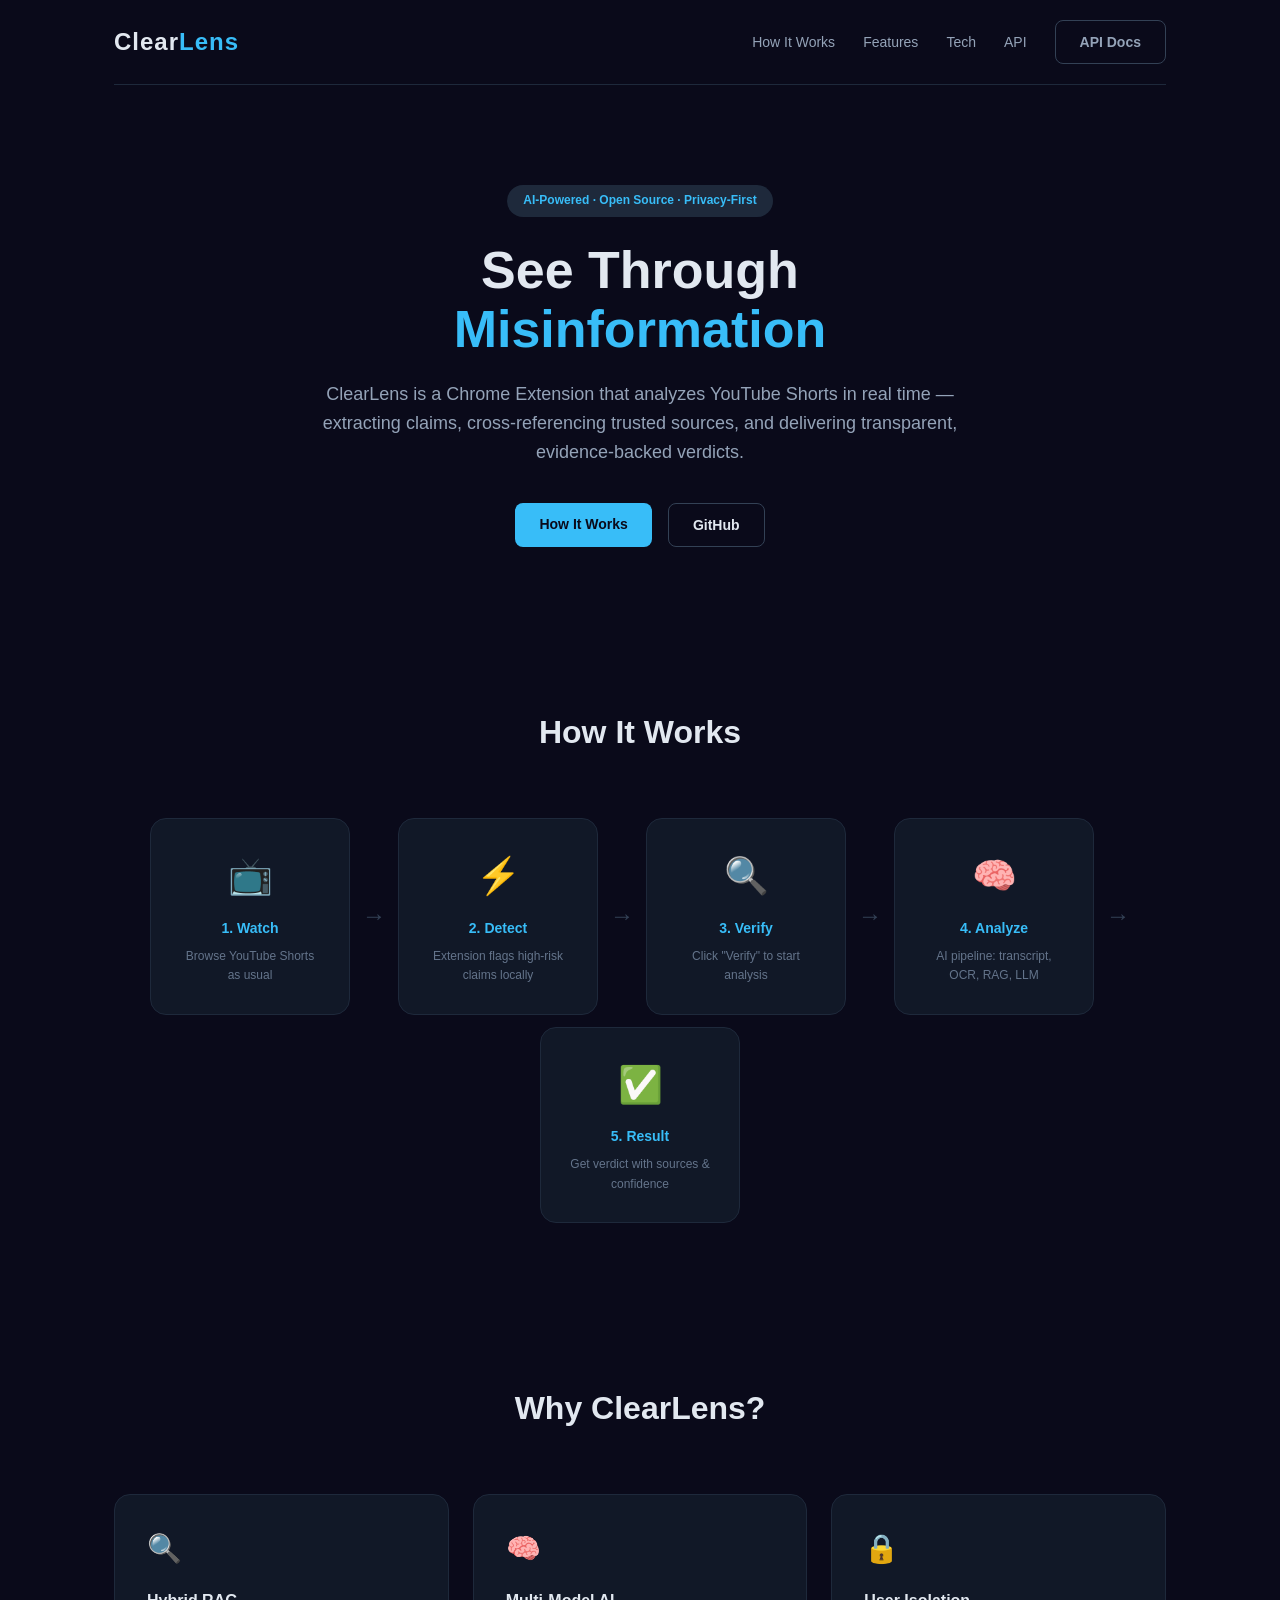
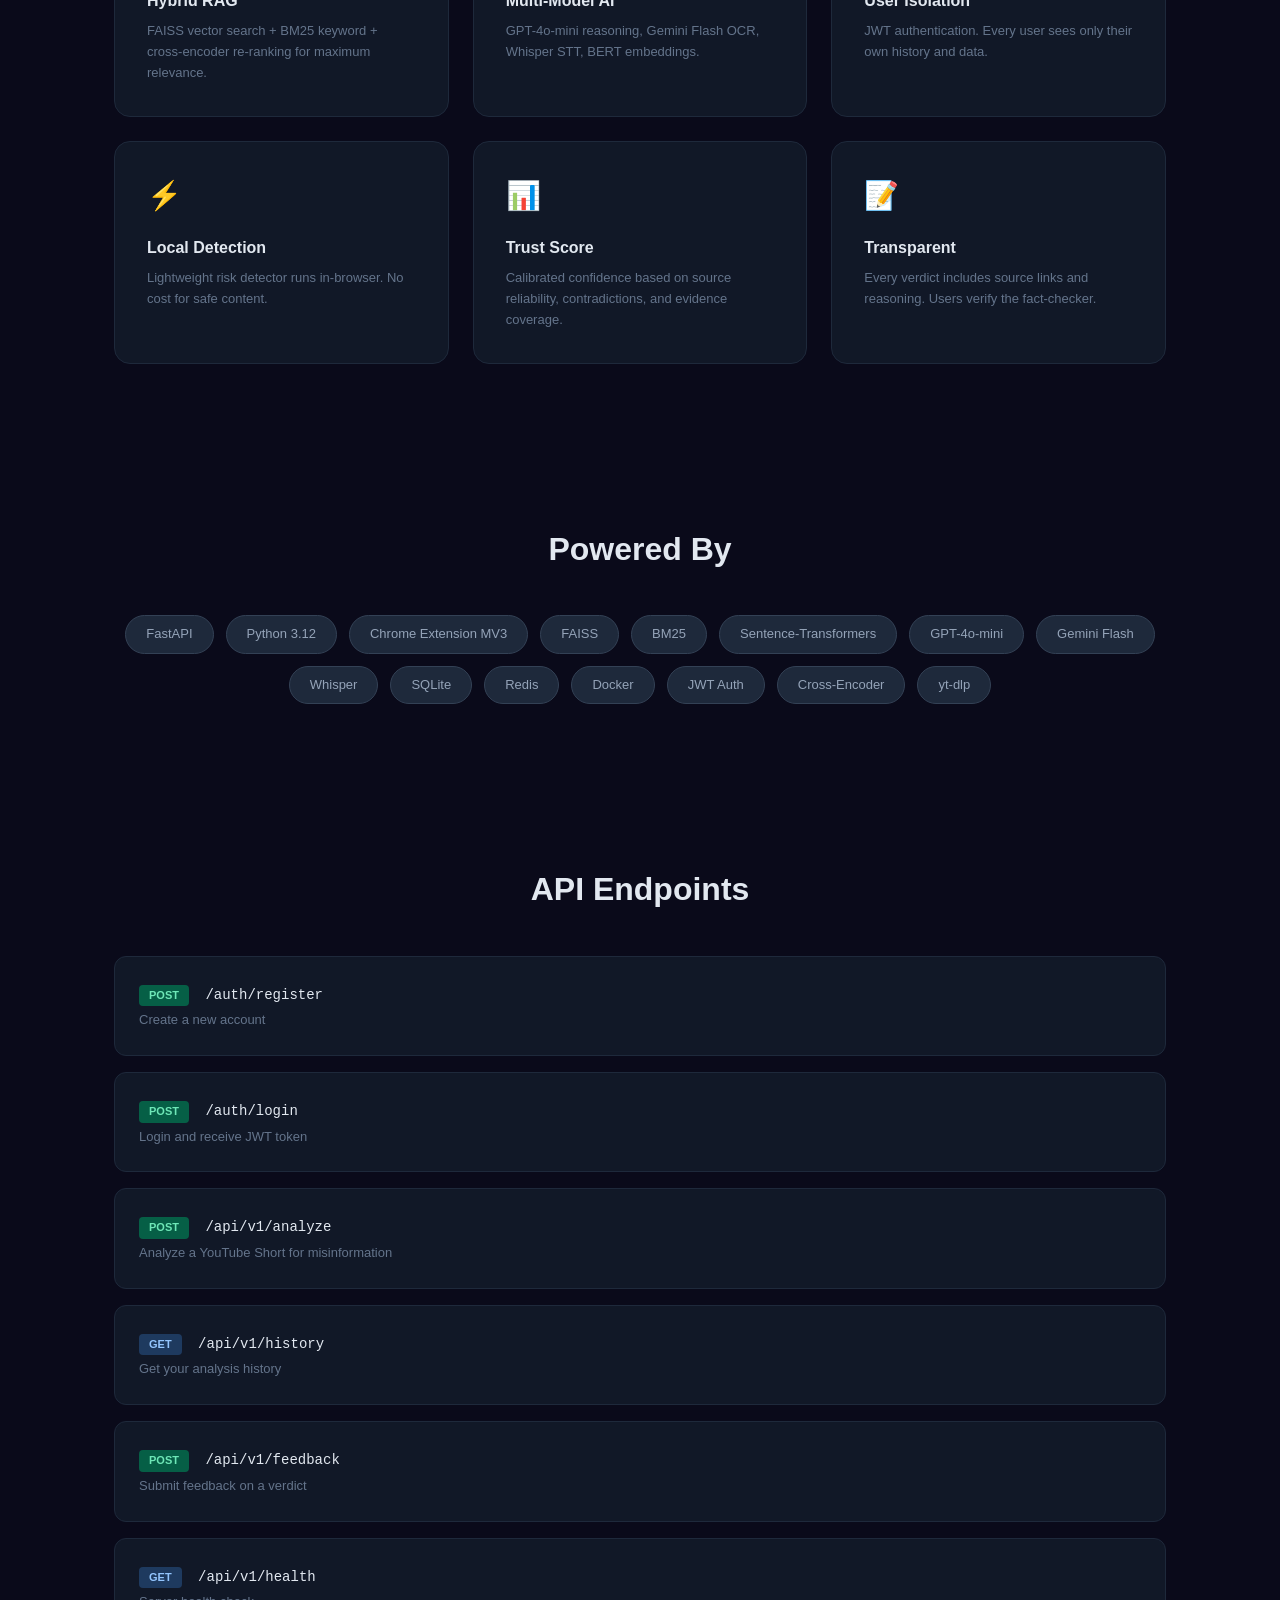
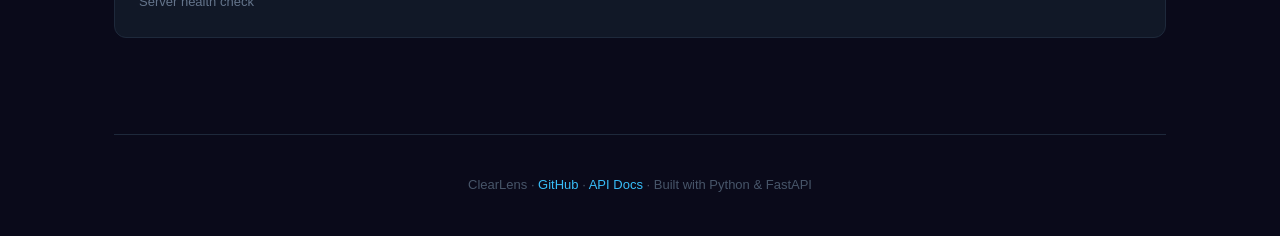
<file: extension/landing/index.html>
<!DOCTYPE html>
<html lang="en">
<head>
  <meta charset="UTF-8">
  <meta name="viewport" content="width=device-width, initial-scale=1.0">
  <title>ClearLens — AI Misinformation Detector for YouTube Shorts</title>
  <style>
    * { margin: 0; padding: 0; box-sizing: border-box; }
    body { font-family: -apple-system, BlinkMacSystemFont, 'Segoe UI', Roboto, sans-serif; background: #0a0a1a; color: #e2e8f0; line-height: 1.6; }
    .container { max-width: 1100px; margin: 0 auto; padding: 0 24px; }

    nav { display: flex; justify-content: space-between; align-items: center; padding: 20px 0; border-bottom: 1px solid #1e293b; }
    .logo { font-size: 24px; font-weight: 800; letter-spacing: 1px; }
    .logo span { color: #38bdf8; }
    .nav-links { display: flex; gap: 28px; align-items: center; }
    .nav-links a { color: #94a3b8; text-decoration: none; font-size: 14px; transition: color 0.2s; }
    .nav-links a:hover { color: #38bdf8; }
    .btn { padding: 10px 24px; border-radius: 8px; font-size: 14px; font-weight: 600; cursor: pointer; text-decoration: none; display: inline-block; }
    .btn-primary { background: #38bdf8; color: #0a0a1a; border: none; }
    .btn-primary:hover { background: #7dd3fc; }
    .btn-outline { border: 1px solid #334155; color: #e2e8f0; background: transparent; }
    .btn-outline:hover { border-color: #38bdf8; color: #38bdf8; }

    .hero { padding: 100px 0 80px; text-align: center; }
    .hero h1 { font-size: 52px; font-weight: 800; line-height: 1.15; margin-bottom: 20px; }
    .hero h1 span { color: #38bdf8; }
    .hero p { font-size: 18px; color: #94a3b8; max-width: 640px; margin: 0 auto 36px; }
    .hero-btns { display: flex; gap: 16px; justify-content: center; }
    .hero-badge { display: inline-block; background: #1e293b; color: #38bdf8; padding: 6px 16px; border-radius: 20px; font-size: 12px; font-weight: 600; margin-bottom: 24px; }

    .flow { padding: 80px 0; }
    .flow h2 { text-align: center; font-size: 32px; margin-bottom: 60px; }
    .flow-grid { display: flex; flex-wrap: wrap; gap: 24px; justify-content: center; }
    .flow-step { background: #111827; border: 1px solid #1e293b; border-radius: 16px; padding: 28px; width: 200px; text-align: center; transition: transform 0.2s, border-color 0.2s; }
    .flow-step:hover { transform: translateY(-4px); border-color: #38bdf8; }
    .flow-step .icon { font-size: 36px; margin-bottom: 12px; }
    .flow-step h3 { font-size: 14px; margin-bottom: 8px; color: #38bdf8; }
    .flow-step p { font-size: 12px; color: #64748b; }
    .flow-arrow { font-size: 24px; color: #334155; display: flex; align-items: center; }

    .features { padding: 80px 0; }
    .features h2 { text-align: center; font-size: 32px; margin-bottom: 60px; }
    .features-grid { display: grid; grid-template-columns: repeat(3, 1fr); gap: 24px; }
    .feature { background: #111827; border: 1px solid #1e293b; border-radius: 16px; padding: 32px; }
    .feature .icon { font-size: 28px; margin-bottom: 16px; }
    .feature h3 { font-size: 16px; margin-bottom: 8px; }
    .feature p { font-size: 13px; color: #64748b; }

    .tech { padding: 80px 0; text-align: center; }
    .tech h2 { font-size: 32px; margin-bottom: 40px; }
    .tech-stack { display: flex; flex-wrap: wrap; gap: 12px; justify-content: center; }
    .tech-badge { background: #1e293b; padding: 8px 20px; border-radius: 20px; font-size: 13px; color: #94a3b8; border: 1px solid #334155; }

    .api-docs { padding: 80px 0; }
    .api-docs h2 { text-align: center; font-size: 32px; margin-bottom: 40px; }
    .endpoint { background: #111827; border: 1px solid #1e293b; border-radius: 12px; padding: 24px; margin-bottom: 16px; }
    .endpoint-method { display: inline-block; padding: 2px 10px; border-radius: 4px; font-size: 11px; font-weight: 700; text-transform: uppercase; margin-right: 12px; }
    .method-post { background: #065f46; color: #6ee7b7; }
    .method-get { background: #1e3a5f; color: #93c5fd; }
    .endpoint-path { font-family: monospace; font-size: 14px; color: #e2e8f0; }
    .endpoint-desc { font-size: 13px; color: #64748b; margin-top: 4px; }

    footer { border-top: 1px solid #1e293b; padding: 40px 0; text-align: center; color: #475569; font-size: 13px; }
    footer a { color: #38bdf8; text-decoration: none; }

    @media (max-width: 768px) {
      .hero h1 { font-size: 32px; }
      .features-grid { grid-template-columns: 1fr; }
      .flow-step { width: 100%; }
      .nav-links a { display: none; }
    }
  </style>
</head>
<body>
  <div class="container">
    <nav>
      <div class="logo">Clear<span>Lens</span></div>
      <div class="nav-links">
        <a href="#how">How It Works</a>
        <a href="#features">Features</a>
        <a href="#tech">Tech</a>
        <a href="#api">API</a>
        <a href="/docs" target="_blank" class="btn btn-outline">API Docs</a>
      </div>
    </nav>

    <section class="hero">
      <div class="hero-badge">AI-Powered · Open Source · Privacy-First</div>
      <h1>See Through<br><span>Misinformation</span></h1>
      <p>ClearLens is a Chrome Extension that analyzes YouTube Shorts in real time — extracting claims, cross-referencing trusted sources, and delivering transparent, evidence-backed verdicts.</p>
      <div class="hero-btns">
        <a href="#how" class="btn btn-primary">How It Works</a>
        <a href="https://github.com/HARSHIT071004/ClearLens-AI" target="_blank" class="btn btn-outline">GitHub</a>
      </div>
    </section>

    <section id="how" class="flow">
      <h2>How It Works</h2>
      <div style="display:flex; flex-wrap:wrap; gap:12px; justify-content:center; align-items:center;">
        <div class="flow-step"><div class="icon">📺</div><h3>1. Watch</h3><p>Browse YouTube Shorts as usual</p></div>
        <div class="flow-arrow">→</div>
        <div class="flow-step"><div class="icon">⚡</div><h3>2. Detect</h3><p>Extension flags high-risk claims locally</p></div>
        <div class="flow-arrow">→</div>
        <div class="flow-step"><div class="icon">🔍</div><h3>3. Verify</h3><p>Click "Verify" to start analysis</p></div>
        <div class="flow-arrow">→</div>
        <div class="flow-step"><div class="icon">🧠</div><h3>4. Analyze</h3><p>AI pipeline: transcript, OCR, RAG, LLM</p></div>
        <div class="flow-arrow">→</div>
        <div class="flow-step"><div class="icon">✅</div><h3>5. Result</h3><p>Get verdict with sources &amp; confidence</p></div>
      </div>
    </section>

    <section id="features" class="features">
      <h2>Why ClearLens?</h2>
      <div class="features-grid">
        <div class="feature"><div class="icon">🔍</div><h3>Hybrid RAG</h3><p>FAISS vector search + BM25 keyword + cross-encoder re-ranking for maximum relevance.</p></div>
        <div class="feature"><div class="icon">🧠</div><h3>Multi-Model AI</h3><p>GPT-4o-mini reasoning, Gemini Flash OCR, Whisper STT, BERT embeddings.</p></div>
        <div class="feature"><div class="icon">🔒</div><h3>User Isolation</h3><p>JWT authentication. Every user sees only their own history and data.</p></div>
        <div class="feature"><div class="icon">⚡</div><h3>Local Detection</h3><p>Lightweight risk detector runs in-browser. No cost for safe content.</p></div>
        <div class="feature"><div class="icon">📊</div><h3>Trust Score</h3><p>Calibrated confidence based on source reliability, contradictions, and evidence coverage.</p></div>
        <div class="feature"><div class="icon">📝</div><h3>Transparent</h3><p>Every verdict includes source links and reasoning. Users verify the fact-checker.</p></div>
      </div>
    </section>

    <section id="tech" class="tech">
      <h2>Powered By</h2>
      <div class="tech-stack">
        <span class="tech-badge">FastAPI</span>
        <span class="tech-badge">Python 3.12</span>
        <span class="tech-badge">Chrome Extension MV3</span>
        <span class="tech-badge">FAISS</span>
        <span class="tech-badge">BM25</span>
        <span class="tech-badge">Sentence-Transformers</span>
        <span class="tech-badge">GPT-4o-mini</span>
        <span class="tech-badge">Gemini Flash</span>
        <span class="tech-badge">Whisper</span>
        <span class="tech-badge">SQLite</span>
        <span class="tech-badge">Redis</span>
        <span class="tech-badge">Docker</span>
        <span class="tech-badge">JWT Auth</span>
        <span class="tech-badge">Cross-Encoder</span>
        <span class="tech-badge">yt-dlp</span>
      </div>
    </section>

    <section id="api" class="api-docs">
      <h2>API Endpoints</h2>
      <div class="endpoint">
        <span class="endpoint-method method-post">POST</span>
        <span class="endpoint-path">/auth/register</span>
        <div class="endpoint-desc">Create a new account</div>
      </div>
      <div class="endpoint">
        <span class="endpoint-method method-post">POST</span>
        <span class="endpoint-path">/auth/login</span>
        <div class="endpoint-desc">Login and receive JWT token</div>
      </div>
      <div class="endpoint">
        <span class="endpoint-method method-post">POST</span>
        <span class="endpoint-path">/api/v1/analyze</span>
        <div class="endpoint-desc">Analyze a YouTube Short for misinformation</div>
      </div>
      <div class="endpoint">
        <span class="endpoint-method method-get">GET</span>
        <span class="endpoint-path">/api/v1/history</span>
        <div class="endpoint-desc">Get your analysis history</div>
      </div>
      <div class="endpoint">
        <span class="endpoint-method method-post">POST</span>
        <span class="endpoint-path">/api/v1/feedback</span>
        <div class="endpoint-desc">Submit feedback on a verdict</div>
      </div>
      <div class="endpoint">
        <span class="endpoint-method method-get">GET</span>
        <span class="endpoint-path">/api/v1/health</span>
        <div class="endpoint-desc">Server health check</div>
      </div>
    </section>

    <footer>
      <p>ClearLens · <a href="https://github.com/HARSHIT071004/ClearLens-AI" target="_blank">GitHub</a> · <a href="/docs" target="_blank">API Docs</a> · Built with Python &amp; FastAPI</p>
    </footer>
  </div>
</body>
</html>
</file>
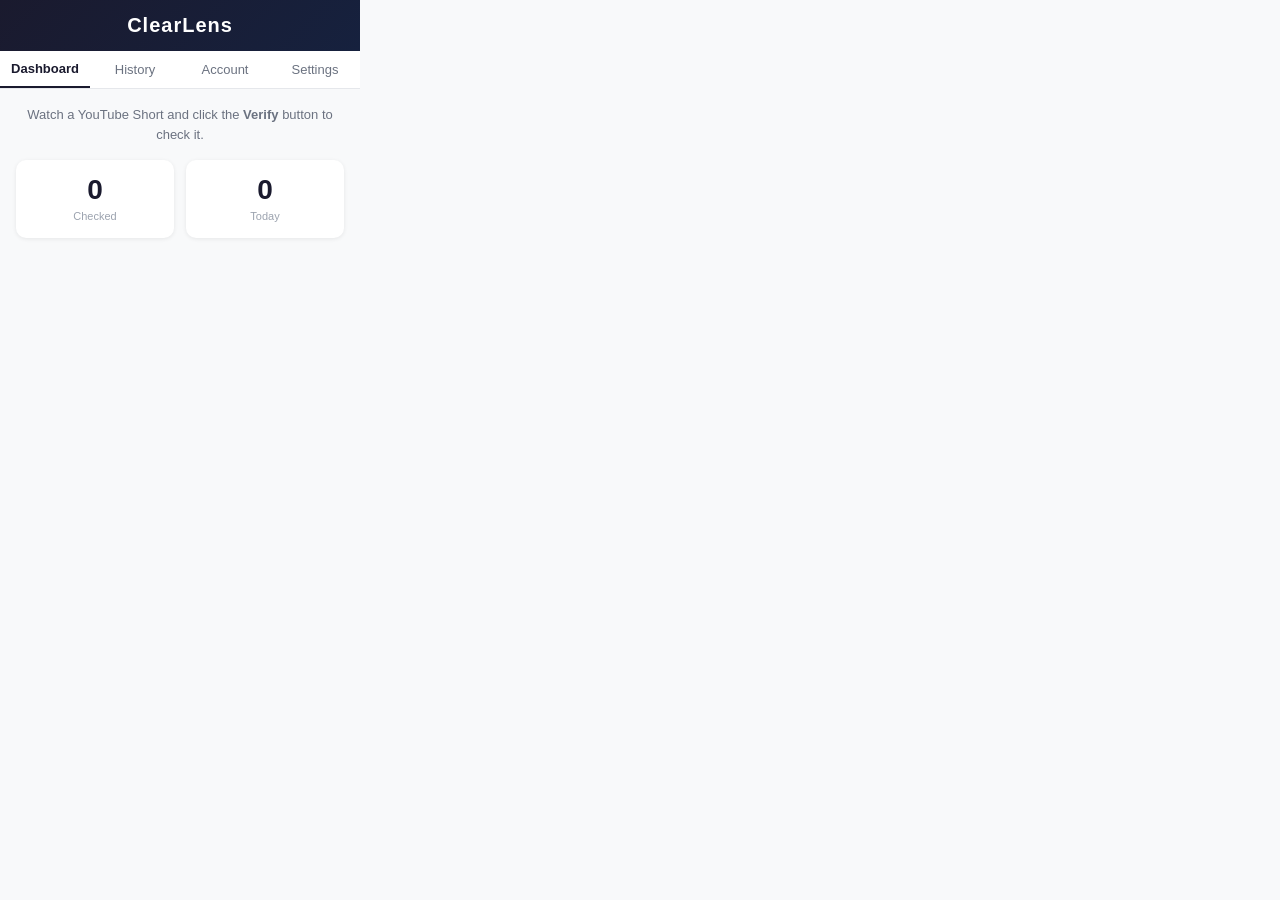
<file: extension/popup/index.html>
<!DOCTYPE html>
<html lang="en">
<head>
  <meta charset="UTF-8">
  <meta name="viewport" content="width=device-width, initial-scale=1.0">
  <title>ClearLens</title>
  <link rel="stylesheet" href="style.css">
</head>
<body>
  <div id="app">
    <header>
      <h1>ClearLens</h1>
      <span class="subtitle" id="auth-status"></span>
    </header>

    <nav>
      <button class="tab active" data-tab="dashboard">Dashboard</button>
      <button class="tab" data-tab="history">History</button>
      <button class="tab" data-tab="account">Account</button>
      <button class="tab" data-tab="settings">Settings</button>
    </nav>

    <main>
      <section id="dashboard" class="tab-content active">
        <p class="tip">Watch a YouTube Short and click the <strong>Verify</strong> button to check it.</p>
        <div id="stats">
          <div class="stat">
            <span class="stat-value" id="total-checked">0</span>
            <span class="stat-label">Checked</span>
          </div>
          <div class="stat">
            <span class="stat-value" id="today-checked">0</span>
            <span class="stat-label">Today</span>
          </div>
        </div>
      </section>

      <section id="history" class="tab-content">
        <div id="history-list">
          <p class="empty">No videos checked yet.</p>
        </div>
      </section>

      <section id="account" class="tab-content">
        <div id="login-form">
          <h3>Login</h3>
          <input type="email" id="login-email" placeholder="Email">
          <input type="password" id="login-password" placeholder="Password">
          <button id="login-btn" class="btn-primary">Login</button>
          <p class="switch-form">No account? <a href="#" id="show-register">Register</a></p>
        </div>
        <div id="register-form" style="display:none;">
          <h3>Register</h3>
          <input type="text" id="reg-name" placeholder="Name (optional)">
          <input type="email" id="reg-email" placeholder="Email">
          <input type="password" id="reg-password" placeholder="Password (min 6 chars)">
          <button id="register-btn" class="btn-primary">Register</button>
          <p class="switch-form">Already have an account? <a href="#" id="show-login">Login</a></p>
        </div>
        <div id="profile" style="display:none;">
          <p id="profile-email"></p>
          <button id="logout-btn" class="btn-secondary">Logout</button>
        </div>
        <div id="auth-error" class="error-msg" style="display:none;"></div>
      </section>

      <section id="settings" class="tab-content">
        <h3>Settings</h3>
        <label>API Base URL</label>
        <input type="url" id="api-url" placeholder="http://localhost:8000">
        <p class="help-text">Where the ClearLens API is running.</p>
        <button id="save-settings" class="btn-primary">Save</button>
        <div id="settings-msg" class="success-msg" style="display:none;"></div>
      </section>
    </main>
  </div>
  <script src="app.js"></script>
</body>
</html>
</file>
<file: extension/popup/style.css>
* { margin: 0; padding: 0; box-sizing: border-box; }

body {
  width: 360px;
  font-family: -apple-system, BlinkMacSystemFont, 'Segoe UI', Roboto, sans-serif;
  background: #f8f9fa;
  color: #1a1a2e;
}

header {
  background: linear-gradient(135deg, #1a1a2e 0%, #16213e 100%);
  color: white;
  padding: 14px 16px;
  text-align: center;
}

header h1 { font-size: 20px; font-weight: 700; letter-spacing: 1px; }
.subtitle { font-size: 11px; opacity: 0.7; }

nav {
  display: flex;
  border-bottom: 1px solid #e5e7eb;
  background: white;
}

.tab {
  flex: 1;
  padding: 10px;
  border: none;
  background: none;
  font-size: 13px;
  cursor: pointer;
  color: #6b7280;
  transition: all 0.2s;
}

.tab.active { color: #1a1a2e; border-bottom: 2px solid #1a1a2e; font-weight: 600; }
.tab:hover { background: #f3f4f6; }

main { padding: 16px; }
.tab-content { display: none; }
.tab-content.active { display: block; }

.tip {
  font-size: 13px; color: #6b7280; text-align: center;
  line-height: 1.5; margin-bottom: 16px;
}

#stats { display: flex; gap: 12px; }

.stat {
  flex: 1; background: white; border-radius: 10px; padding: 14px;
  text-align: center; box-shadow: 0 1px 4px rgba(0,0,0,0.08);
}

.stat-value { display: block; font-size: 28px; font-weight: 700; color: #1a1a2e; }
.stat-label { font-size: 11px; color: #9ca3af; margin-top: 4px; }

#history-list { max-height: 300px; overflow-y: auto; }

.history-item {
  background: white; border-radius: 8px; padding: 12px;
  margin-bottom: 8px; box-shadow: 0 1px 3px rgba(0,0,0,0.06);
}

.history-verdict {
  display: inline-block; padding: 2px 8px; border-radius: 8px;
  font-size: 11px; font-weight: 600; text-transform: uppercase;
  color: white; margin-bottom: 4px;
}

.verdict-true { background: #22c55e; }
.verdict-false { background: #ef4444; }
.verdict-misleading { background: #f59e0b; }
.verdict-unverifiable { background: #6b7280; }

.history-claim { font-size: 12px; color: #374151; line-height: 1.4; overflow: hidden; text-overflow: ellipsis; }
.history-time { font-size: 10px; color: #9ca3af; margin-top: 4px; }
.empty { text-align: center; color: #9ca3af; font-size: 13px; padding: 24px 0; }

#account input {
  width: 100%; padding: 10px; margin-bottom: 10px; border: 1px solid #d1d5db;
  border-radius: 8px; font-size: 13px;
}

.btn-primary {
  width: 100%; padding: 10px; background: #1a1a2e; color: white;
  border: none; border-radius: 8px; font-size: 14px; cursor: pointer; font-weight: 600;
}

.btn-secondary {
  width: 100%; padding: 10px; background: #ef4444; color: white;
  border: none; border-radius: 8px; font-size: 14px; cursor: pointer; font-weight: 600;
}

.btn-primary:hover { opacity: 0.9; }
.btn-secondary:hover { opacity: 0.9; }
.switch-form { font-size: 12px; text-align: center; margin-top: 10px; color: #6b7280; }
.switch-form a { color: #1a1a2e; cursor: pointer; }
.error-msg { color: #ef4444; font-size: 12px; text-align: center; margin-top: 8px; }
</file>
